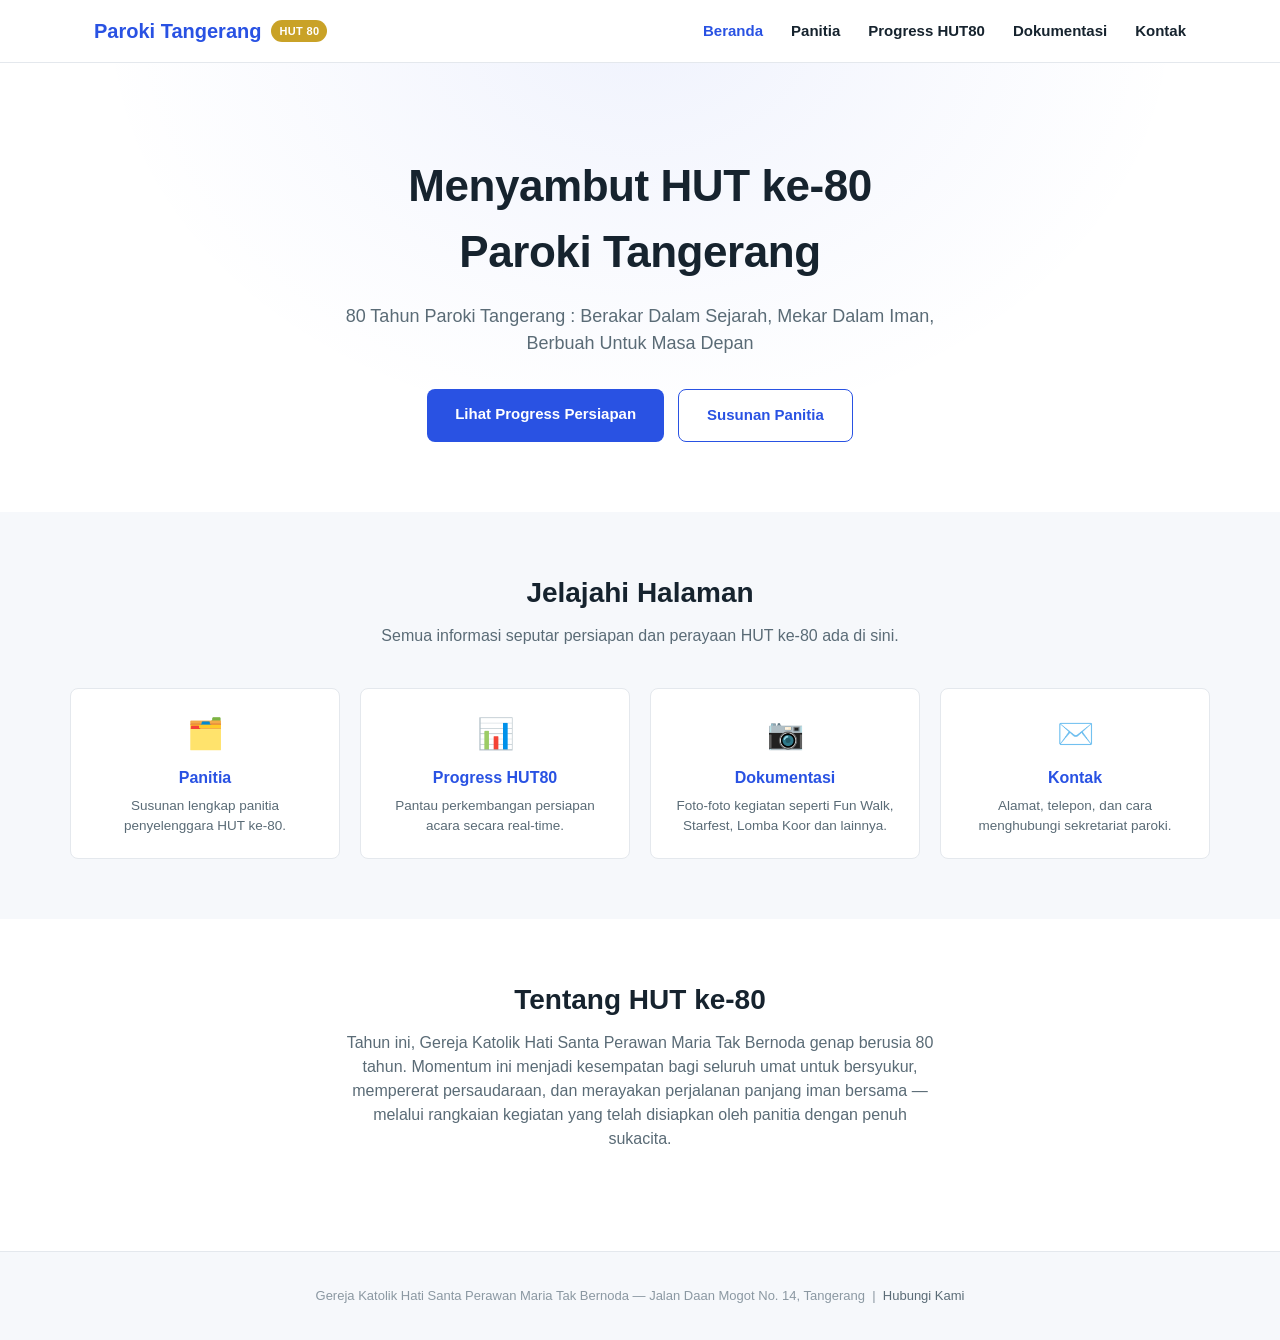
<file: index.html>
<!DOCTYPE html>
<html lang="id">
<head>
<meta charset="UTF-8">
<meta name="viewport" content="width=device-width, initial-scale=1.0">
<title>HUT ke-80 — Gereja Katolik Hati Santa Perawan Maria Tak Bernoda</title>
<link rel="stylesheet" href="css/site.css">
</head>
<body>

<header class="site-header">
  <nav class="nav">
    <div class="nav-brand">Paroki Tangerang <span class="badge80">HUT 80</span></div>
    <button class="nav-toggle" id="navToggle">☰</button>
    <div class="nav-links" id="navLinks">
      <a href="index.html" class="active">Beranda</a>
      <a href="panitia.html">Panitia</a>
      <a href="hut80-progress.html">Progress HUT80</a>
      <a href="dokumentasi.html">Dokumentasi</a>
      <a href="kontak.html">Kontak</a>
    </div>
  </nav>
</header>

<section class="hero">
  <h1>Menyambut HUT ke-80<br>Paroki Tangerang</h1>
  <p>80 Tahun Paroki Tangerang : Berakar Dalam Sejarah, Mekar Dalam Iman, Berbuah Untuk Masa Depan</p>
  <div class="btn-row">
    <a class="btn" href="hut80-progress.html">Lihat Progress Persiapan</a>
    <a class="btn btn-outline" href="panitia.html">Susunan Panitia</a>
  </div>
</section>

<section class="block soft">
  <h2>Jelajahi Halaman</h2>
  <p class="lead">Semua informasi seputar persiapan dan perayaan HUT ke-80 ada di sini.</p>
  <div class="grid grid-4">
    <a class="card" href="panitia.html">
      <div class="icon">🗂️</div>
      <h3>Panitia</h3>
      <p>Susunan lengkap panitia penyelenggara HUT ke-80.</p>
    </a>
    <a class="card" href="hut80-progress.html">
      <div class="icon">📊</div>
      <h3>Progress HUT80</h3>
      <p>Pantau perkembangan persiapan acara secara real-time.</p>
    </a>
    <a class="card" href="dokumentasi.html">
      <div class="icon">📷</div>
      <h3>Dokumentasi</h3>
      <p>Foto-foto kegiatan seperti Fun Walk, Starfest, Lomba Koor dan lainnya.</p>
    </a>
    <a class="card" href="kontak.html">
      <div class="icon">✉️</div>
      <h3>Kontak</h3>
      <p>Alamat, telepon, dan cara menghubungi sekretariat paroki.</p>
    </a>
  </div>
</section>

<section class="block">
  <h2>Tentang HUT ke-80</h2>
  <p class="lead">
    Tahun ini, Gereja Katolik Hati Santa Perawan Maria Tak Bernoda genap berusia 80 tahun.
    Momentum ini menjadi kesempatan bagi seluruh umat untuk bersyukur, mempererat persaudaraan,
    dan merayakan perjalanan panjang iman bersama — melalui rangkaian kegiatan yang telah
    disiapkan oleh panitia dengan penuh sukacita.
  </p>
</section>

<footer class="site-footer">
  <div class="container">
    Gereja Katolik Hati Santa Perawan Maria Tak Bernoda — Jalan Daan Mogot No. 14, Tangerang
    &nbsp;|&nbsp; <a href="kontak.html">Hubungi Kami</a>
  </div>
</footer>

<script>
document.getElementById('navToggle').addEventListener('click', ()=>{
  document.getElementById('navLinks').classList.toggle('open');
});
</script>
</body>
</html>
</file>
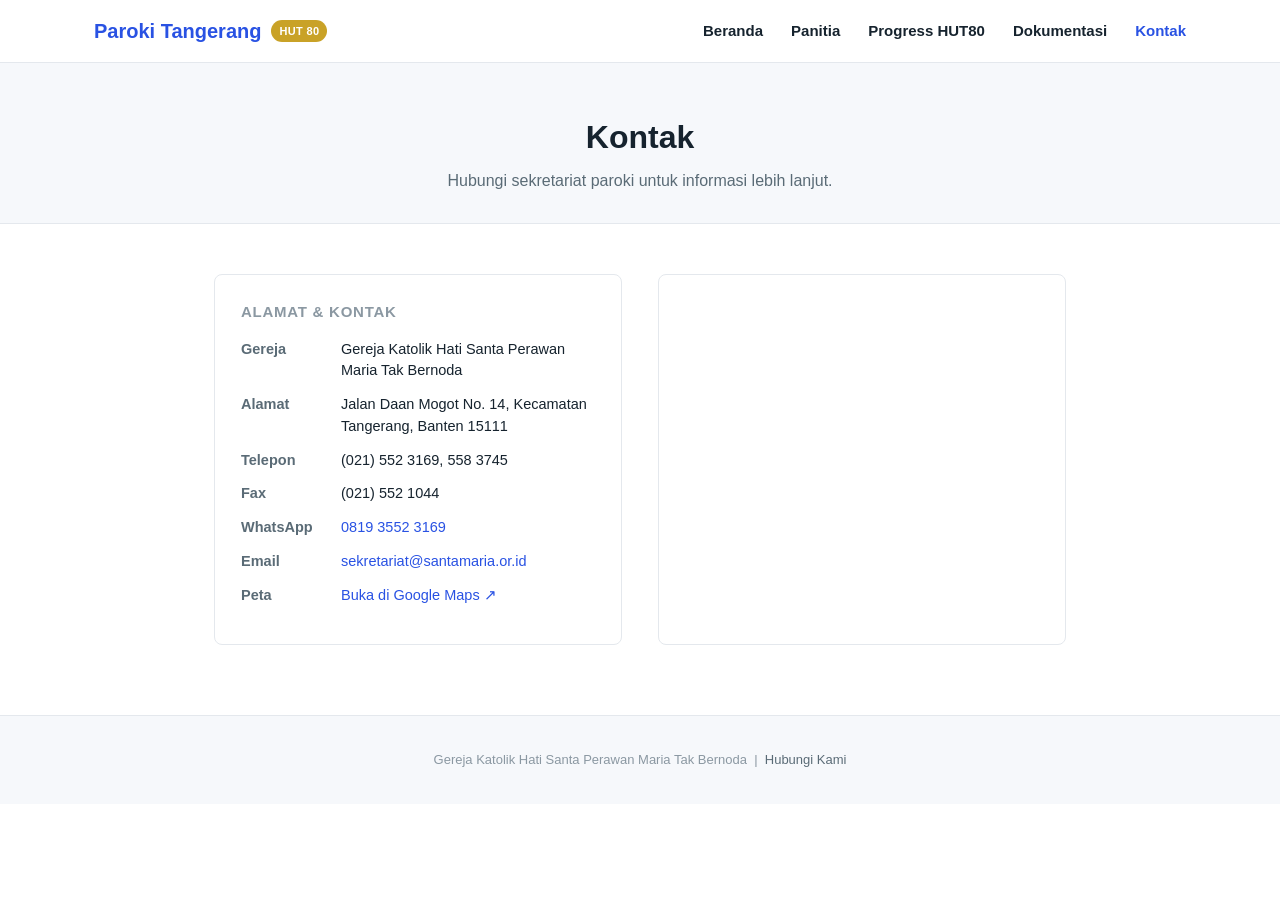
<file: kontak.html>
<!DOCTYPE html>
<html lang="id">
<head>
<meta charset="UTF-8">
<meta name="viewport" content="width=device-width, initial-scale=1.0">
<title>Kontak — HUT ke-80</title>
<link rel="stylesheet" href="css/site.css">
</head>
<body>

<header class="site-header">
  <nav class="nav">
    <div class="nav-brand">Paroki Tangerang <span class="badge80">HUT 80</span></div>
    <button class="nav-toggle" id="navToggle">☰</button>
    <div class="nav-links" id="navLinks">
      <a href="index.html">Beranda</a>
      <a href="panitia.html">Panitia</a>
      <a href="hut80-progress.html">Progress HUT80</a>
      <a href="dokumentasi.html">Dokumentasi</a>
      <a href="kontak.html" class="active">Kontak</a>
    </div>
  </nav>
</header>

<div class="page-head">
  <h1>Kontak</h1>
  <p>Hubungi sekretariat paroki untuk informasi lebih lanjut.</p>
</div>

<div class="contact-wrap">
  <div class="contact-card">
    <h3>Alamat &amp; Kontak</h3>
    <div class="row"><b>Gereja</b><span>Gereja Katolik Hati Santa Perawan Maria Tak Bernoda</span></div>
    <div class="row"><b>Alamat</b><span>Jalan Daan Mogot No. 14, Kecamatan Tangerang, Banten 15111</span></div>
    <div class="row"><b>Telepon</b><span>(021) 552 3169, 558 3745</span></div>
    <div class="row"><b>Fax</b><span>(021) 552 1044</span></div>
    <div class="row"><b>WhatsApp</b><span><a href="https://wa.me/6281935523169" target="_blank" rel="noopener">0819 3552 3169</a></span></div>
    <div class="row"><b>Email</b><span><a href="mailto:sekretariat@santamaria.or.id">sekretariat@santamaria.or.id</a></span></div>
    <div class="row"><b>Peta</b><span><a href="https://maps.app.goo.gl/1cHKyzpJ8sE32JKk8" target="_blank" rel="noopener">Buka di Google Maps ↗</a></span></div>
  </div>

  <div class="contact-card" style="padding:0;overflow:hidden;">
    <iframe class="map-frame"
      src="https://www.google.com/maps?q=-6.1738488,106.6298763&z=17&output=embed"
      loading="lazy" referrerpolicy="no-referrer-when-downgrade"></iframe>
  </div>
</div>

<footer class="site-footer">
  <div class="container">
    Gereja Katolik Hati Santa Perawan Maria Tak Bernoda &nbsp;|&nbsp; <a href="kontak.html">Hubungi Kami</a>
  </div>
</footer>

<script>
document.getElementById('navToggle').addEventListener('click', ()=>{
  document.getElementById('navLinks').classList.toggle('open');
});
</script>
</body>
</html>
</file>
<file: css/site.css>
:root{
  --brand:#2952E3;
  --brand-dark:#1F3FB8;
  --gold:#C9A227;
  --ink:#16232E;
  --ink-soft:#5A6B76;
  --ink-faint:#8B98A2;
  --bg:#FFFFFF;
  --bg-soft:#F6F8FB;
  --line:#E4E8ED;
  --radius:8px;
}
*{box-sizing:border-box;}
html,body{margin:0;padding:0;}
body{
  font-family:'Segoe UI',Arial,Helvetica,sans-serif;
  color:var(--ink);
  background:var(--bg);
  line-height:1.5;
}
a{color:var(--brand);text-decoration:none;}
a:hover{text-decoration:underline;}
img{max-width:100%;display:block;}
.container{max-width:1140px;margin:0 auto;padding:0 24px;}

/* ===== NAV ===== */
.site-header{border-bottom:1px solid var(--line);position:sticky;top:0;background:#fff;z-index:50;}
.nav{display:flex;align-items:center;justify-content:space-between;padding:16px 24px;max-width:1140px;margin:0 auto;flex-wrap:wrap;gap:10px;}
.nav-brand{display:flex;align-items:center;gap:10px;font-weight:800;font-size:20px;color:var(--brand);}
.nav-brand .badge80{
  background:var(--gold);color:#fff;font-size:11px;font-weight:800;
  padding:3px 8px;border-radius:20px;letter-spacing:.03em;
}
.nav-links{display:flex;gap:28px;flex-wrap:wrap;}
.nav-links a{color:var(--ink);font-weight:600;font-size:15px;}
.nav-links a.active,.nav-links a:hover{color:var(--brand);}
.nav-toggle{display:none;}
@media(max-width:760px){
  .nav-links{display:none;width:100%;flex-direction:column;gap:14px;padding-top:10px;border-top:1px solid var(--line);}
  .nav-links.open{display:flex;}
  .nav-toggle{display:block;background:none;border:1px solid var(--line);border-radius:6px;padding:6px 10px;cursor:pointer;font-size:16px;}
}

/* ===== HERO ===== */
.hero{padding:90px 24px 70px;text-align:center;background:
    radial-gradient(ellipse at 50% -10%, rgba(41,82,227,.07), transparent 60%);
}
.hero h1{font-size:44px;font-weight:800;margin:0 0 18px;color:var(--ink);letter-spacing:-.01em;}
.hero p{font-size:18px;color:var(--ink-soft);max-width:640px;margin:0 auto 32px;}
.btn{
  display:inline-block;background:var(--brand);color:#fff;font-weight:700;
  font-size:15px;padding:14px 28px;border-radius:8px;border:none;cursor:pointer;
}
.btn:hover{background:var(--brand-dark);text-decoration:none;}
.btn-outline{background:#fff;color:var(--brand);border:1.5px solid var(--brand);}
.btn-outline:hover{background:var(--bg-soft);}
.btn-row{display:flex;gap:14px;justify-content:center;flex-wrap:wrap;}

/* ===== SECTIONS / CARDS ===== */
section.block{padding:60px 24px;}
section.block.soft{background:var(--bg-soft);}
.block h2{font-size:28px;text-align:center;margin:0 0 10px;}
.block .lead{text-align:center;color:var(--ink-soft);max-width:600px;margin:0 auto 40px;}

.grid{display:grid;gap:20px;max-width:1140px;margin:0 auto;}
.grid-4{grid-template-columns:repeat(4,1fr);}
.grid-3{grid-template-columns:repeat(3,1fr);}
.grid-2{grid-template-columns:repeat(2,1fr);}
@media(max-width:900px){ .grid-4{grid-template-columns:repeat(2,1fr);} .grid-3{grid-template-columns:repeat(2,1fr);} }
@media(max-width:560px){ .grid-4,.grid-3,.grid-2{grid-template-columns:1fr;} }

.card{background:#fff;border:1px solid var(--line);border-radius:var(--radius);padding:22px;text-align:center;}
.card .icon{font-size:30px;margin-bottom:10px;}
.card h3{font-size:16px;margin:0 0 6px;}
.card p{font-size:13.5px;color:var(--ink-soft);margin:0;}

/* ===== FOOTER ===== */
.site-footer{border-top:1px solid var(--line);padding:34px 24px;text-align:center;color:var(--ink-faint);font-size:13px;background:var(--bg-soft);}
.site-footer a{color:var(--ink-soft);}

/* ===== PAGE HEADER (non-home pages) ===== */
.page-head{padding:50px 24px 30px;text-align:center;border-bottom:1px solid var(--line);background:var(--bg-soft);}
.page-head h1{font-size:32px;margin:0 0 8px;}
.page-head p{color:var(--ink-soft);margin:0;max-width:600px;margin:0 auto;}

/* ===== ORG CHART (Panitia) ===== */
.org-wrap{max-width:1140px;margin:0 auto;padding:50px 24px 70px;}
.org-tier{display:flex;justify-content:center;flex-wrap:wrap;gap:18px;position:relative;margin-bottom:6px;}
.org-tier::before{
  content:'';display:block;width:2px;height:24px;background:var(--line);
  position:absolute;top:-24px;left:50%;transform:translateX(-1px);
}
.org-tier.no-connector::before{display:none;}
.org-connector-label{text-align:center;font-size:12px;color:var(--ink-faint);text-transform:uppercase;letter-spacing:.06em;margin:26px 0 -2px;}

.org-card{
  background:#fff;border:1px solid var(--line);border-radius:var(--radius);
  padding:10px 8px;width:128px;text-align:center;box-shadow:0 1px 2px rgba(16,35,46,.04);
}
.org-card.primary{border-color:var(--brand);box-shadow:0 2px 8px rgba(41,82,227,.15);}
.org-card.gold{border-color:var(--gold);}
.org-photo{
  width:46px;height:46px;border-radius:50%;object-fit:cover;margin:0 auto 8px;
  background:var(--bg-soft);border:2px solid var(--line);
}
.org-card.primary .org-photo{border-color:var(--brand);}
.org-name{font-size:10px;color:var(--ink-faint);min-height:12px;word-break:break-all;}
.org-role{font-size:12px;font-weight:700;color:var(--ink);}

.org-group{
  border:1px dashed var(--line);border-radius:var(--radius);padding:16px 14px 14px;
  background:var(--bg-soft);
}
.org-group-title{
  font-size:13px;font-weight:800;color:var(--brand);text-transform:uppercase;
  letter-spacing:.03em;text-align:center;margin-bottom:12px;
}
.org-leader{
  background:#fff;border:1.5px solid var(--brand);border-radius:6px;
  padding:10px 8px;text-align:center;margin-bottom:12px;
}
.org-leader img{
  width:46px;height:46px;border-radius:50%;object-fit:cover;margin:0 auto 6px;
  border:2px solid var(--brand);background:var(--bg-soft);
}
.org-leader b{display:block;font-size:12.5px;}
.org-leader small{font-size:9.5px;color:var(--ink-faint);word-break:break-all;}

.org-sub-list{display:flex;flex-direction:column;gap:8px;}
.org-mini{
  background:#fff;border:1px solid var(--line);border-radius:6px;padding:6px 10px;
  display:flex;align-items:center;gap:9px;text-align:left;font-size:12px;
}
.org-mini img{
  width:32px;height:32px;border-radius:50%;object-fit:cover;flex-shrink:0;
  background:var(--bg-soft);border:1.5px solid var(--line);
}
.org-mini .txt{min-width:0;}
.org-mini b{display:block;font-size:12px;line-height:1.3;}
.org-mini small{color:var(--ink-faint);font-size:9.5px;word-break:break-all;}

/* ===== GALLERY (Dokumentasi) ===== */
.album{margin-bottom:46px;}
.album-title{font-size:20px;font-weight:800;margin-bottom:16px;display:flex;align-items:center;justify-content:space-between;}
.photo-grid{display:grid;grid-template-columns:repeat(4,1fr);gap:12px;}
@media(max-width:800px){ .photo-grid{grid-template-columns:repeat(3,1fr);} }
@media(max-width:560px){ .photo-grid{grid-template-columns:repeat(2,1fr);} }
.photo-tile{position:relative;border-radius:6px;overflow:hidden;border:1px solid var(--line);aspect-ratio:1/1;background:var(--bg-soft);cursor:pointer;}
.photo-tile img{width:100%;height:100%;object-fit:cover;}
.photo-tile .cap{position:absolute;left:0;right:0;bottom:0;background:rgba(22,35,46,.65);color:#fff;font-size:11px;padding:4px 6px;}
.photo-tile .del-btn{
  position:absolute;top:4px;right:4px;background:rgba(193,68,59,.9);color:#fff;border:none;
  border-radius:4px;font-size:11px;padding:2px 6px;cursor:pointer;
}

/* ===== CONTACT ===== */
.contact-wrap{max-width:900px;margin:0 auto;padding:50px 24px 70px;display:grid;grid-template-columns:1fr 1fr;gap:36px;}
@media(max-width:760px){ .contact-wrap{grid-template-columns:1fr;} }
.contact-card{background:#fff;border:1px solid var(--line);border-radius:var(--radius);padding:26px;}
.contact-card h3{margin-top:0;font-size:15px;color:var(--ink-faint);text-transform:uppercase;letter-spacing:.05em;}
.contact-card p{margin:0 0 14px;font-size:14.5px;}
.contact-card .row{display:flex;gap:10px;margin-bottom:12px;font-size:14.5px;}
.contact-card .row b{flex-shrink:0;color:var(--ink-soft);min-width:90px;font-weight:600;}
.map-frame{width:100%;height:100%;min-height:280px;border:0;border-radius:var(--radius);}

/* ===== MISC ===== */
.center{text-align:center;}
.mt-0{margin-top:0;}
</file>
